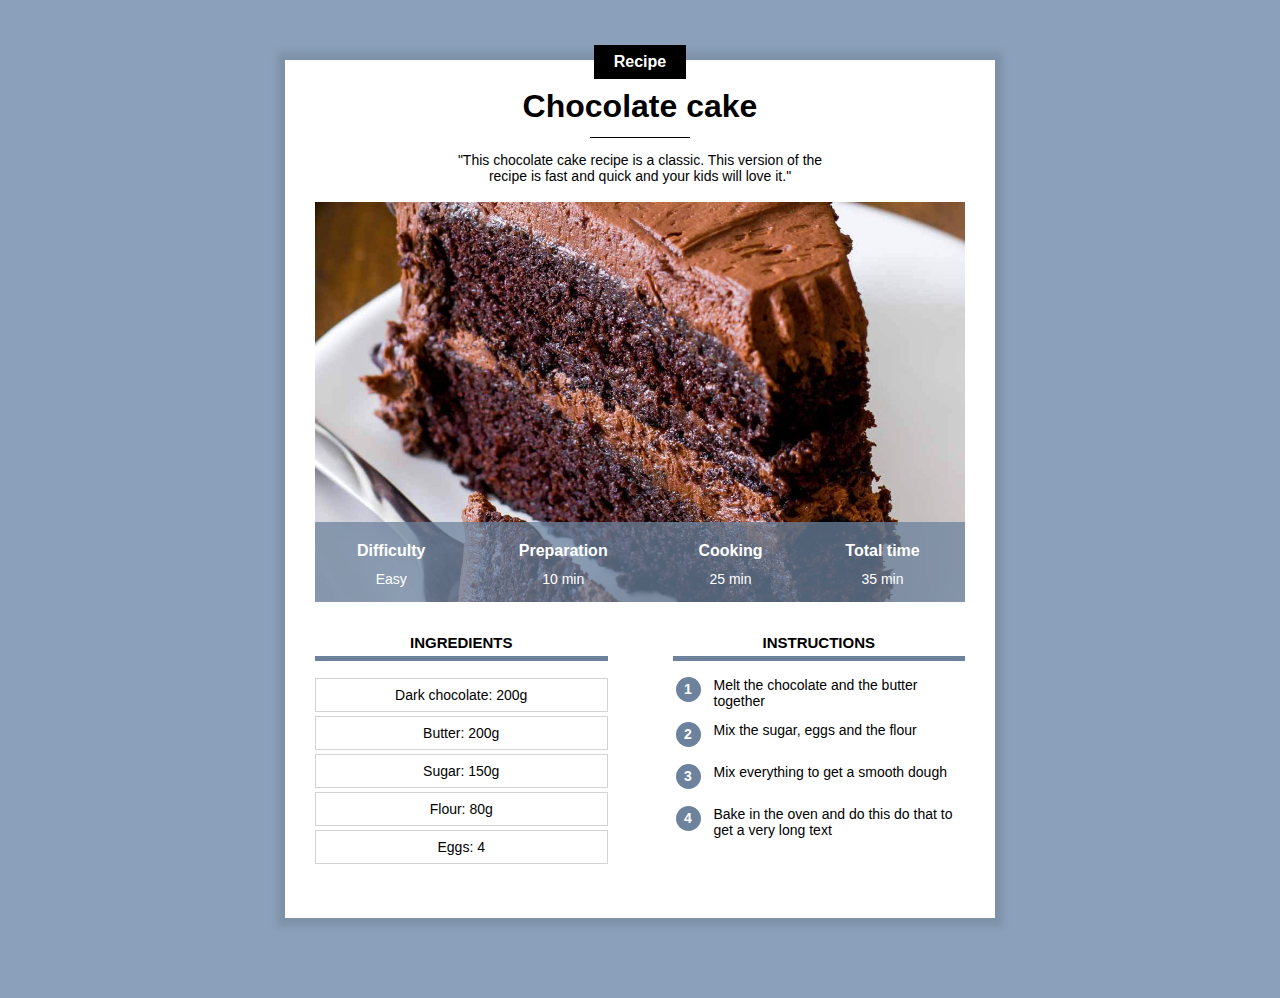
<file: index.html>
<!DOCTYPE html>
<html lang="en">
    <head>
        <title>Chocolate cake</title>
        <meta charset="UTF-8">
        <meta name="viewport" content="width=device-width, initial-scale=1.0">
        <link rel="stylesheet" href="recipe.css"/>
    </head>
    <body>

        <!-- Comment in HTML -->
        <div class="content">

            <div class="center category">
                <p class="category">Recipe</p>
            </div>

            <h1>Chocolate cake</h1>

            <div class="separator"></div>

            <div class="center">
                <p class="description">"This chocolate cake recipe is a classic. This version of the recipe is fast and quick and your kids will love it."</p>
            </div>

            <div class="info">
                <img class="center info" src="cake.jpg">

                <table class="info">
                    <tr>
                        <th>Difficulty</th>
                        <th>Preparation</th>
                        <th>Cooking</th>
                        <th>Total time</th>
                    </tr>
                    <tr>
                        <td>Easy</td>
                        <td>10 min</td>
                        <td>25 min</td>
                        <td>35 min</td>
                    </tr>
                </table>
            </div>

            <div>
                <div class="col1 col">
                    <h2>Ingredients</h2>
                    <div class="ingredients">
                        <p>Dark chocolate: 200g</p>
                        <p>Butter: 200g</p>
                        <p>Sugar: 150g</p>
                        <p>Flour: 80g</p>
                        <p>Eggs: 4</p>
                    </div>
                </div>

                <div class="col2 col">
                    <h2>Instructions</h2>
                    <table class="instructions">
                        <tr><td><p class="number">1</p></td><td class="instruction_step">Melt the chocolate and the butter together</td></tr>
                        <tr><td><p class="number">2</p></td><td class="instruction_step">Mix the sugar, eggs and the flour</td></tr>
                        <tr><td><p class="number">3</p></td><td class="instruction_step">Mix everything to get a smooth dough</td></tr>
                        <tr><td><p class="number">4</p></td><td class="instruction_step">Bake in the oven and do this do that to get a very long text</td></tr>
                </table>
                </div>
            </div>
        </div>
    </body>
</html>
</file>
<file: recipe.css>
* {
    overflow: auto;
}

body {
    background-color: #8BA1BB;
    font-family: Arial;
    margin: 0;
}

div.content {
    background-color: white;
    margin: 60px 8px 80px 8px;
    padding: 0px 8px 30px 8px;
    /*min-width: 350px;*/
    box-shadow: 0px 0px 8px 8px rgba(0, 0, 0, 0.1);
    overflow: visible;
}

h1 {
    text-align: center;
    margin-top: 5px;
    margin-bottom: 12px;
}

p.description {
    text-align: center;
    max-width: 400px;
    display: inline-block;
    font-size: 14px;
}

.center {
    text-align: center;
    width: 100%;
}

div.category {
    margin-bottom: 0px;
    margin-top: 0px;
    overflow: visible;
}

p.category {
    background-color: black;
    color: white;
    display: inline-block;
    margin-top: -15px;
    margin-bottom: 0px;
    padding: 8px 20px;
    font-weight: bold;
    font-size: 16px;
}

div.separator {
    height: 1px;
    width: 100px;
    background-color: black;
    margin-left: auto;
    margin-right: auto;
}


div.info {
    position:relative;
}

table.info {
    position:absolute;
    bottom:0;
    width: 100%; color: white;
    background-color: #6C829DC0;
    height: 50px
}

/* All the td of the table that has a info class */
table.info td {
    text-align: center;
    vertical-align: top;
    font-size: 12px;
}

table.info th {
    vertical-align: bottom;
    padding-bottom: 8px;
    font-size: 14px;
}

img.info {
    display: block;
    max-height: 400px;
    object-fit: cover;
    min-height: 200px;
    background-color: lightgray;
}

div.col {
    width: 100%;
    margin-top: 20px;
}

div.col h2 {
    text-align: center;
    text-transform: uppercase;
    font-size: 15px;
    border-bottom: 5px solid #6C829D;
    padding-bottom: 5px;
}

div.col1 {
    display: inline-block;
    /*margin-right: 10%;*/
    margin-bottom : 20px;
}

div.col2 {
    /*float: right;*/
}

div.ingredients p {
    text-align: center;
    font-size: 14px;
    border: 1px solid lightgray;
    padding: 8px 0;
    margin-top: 4px;
    margin-bottom: 0;
}

table.instructions p.number {
    background-color: #6C829D;
    color: white;
    font-size: 14px;
    font-weight: bold;
    width: 25px;
    height: 25px;
    text-align: center;
    padding-top: 4px;
    box-sizing: border-box;
    border-radius: 50%;
    margin: 0;
}

table.instructions td.instruction_step {
    padding-left: 10px;
    padding-bottom: 10px;
    font-size: 14px;
}

table.instructions td {
    vertical-align: top;
}

table.instructions tr {
    height: 40px;
}

/* desktop style */

@media only screen and (min-width: 768px) {
    div.content {
        margin: 60px 10% 80px 10%;
        padding: 0px 30px 30px 30px;
        min-width: 350px;
        max-width: 650px;
    }
    table.info {

        height: 80px
    }
    
    /* All the td of the table that has a info class */
    table.info td {

        font-size: 14px;
    }
    
    table.info th {

        font-size: 16px;
    }
    div.col {
        width: 45%;
    }
    
    
    div.col1 {
        margin-right: 10%;
    }
    
    div.col2 {
        float: right;
    }
    
    
}

/* very large */
@media only screen and (min-width: 900px) {
    div.content{
        margin-left: auto;
        margin-right: auto;
        width: 650px;
    }
    
}
</file>
